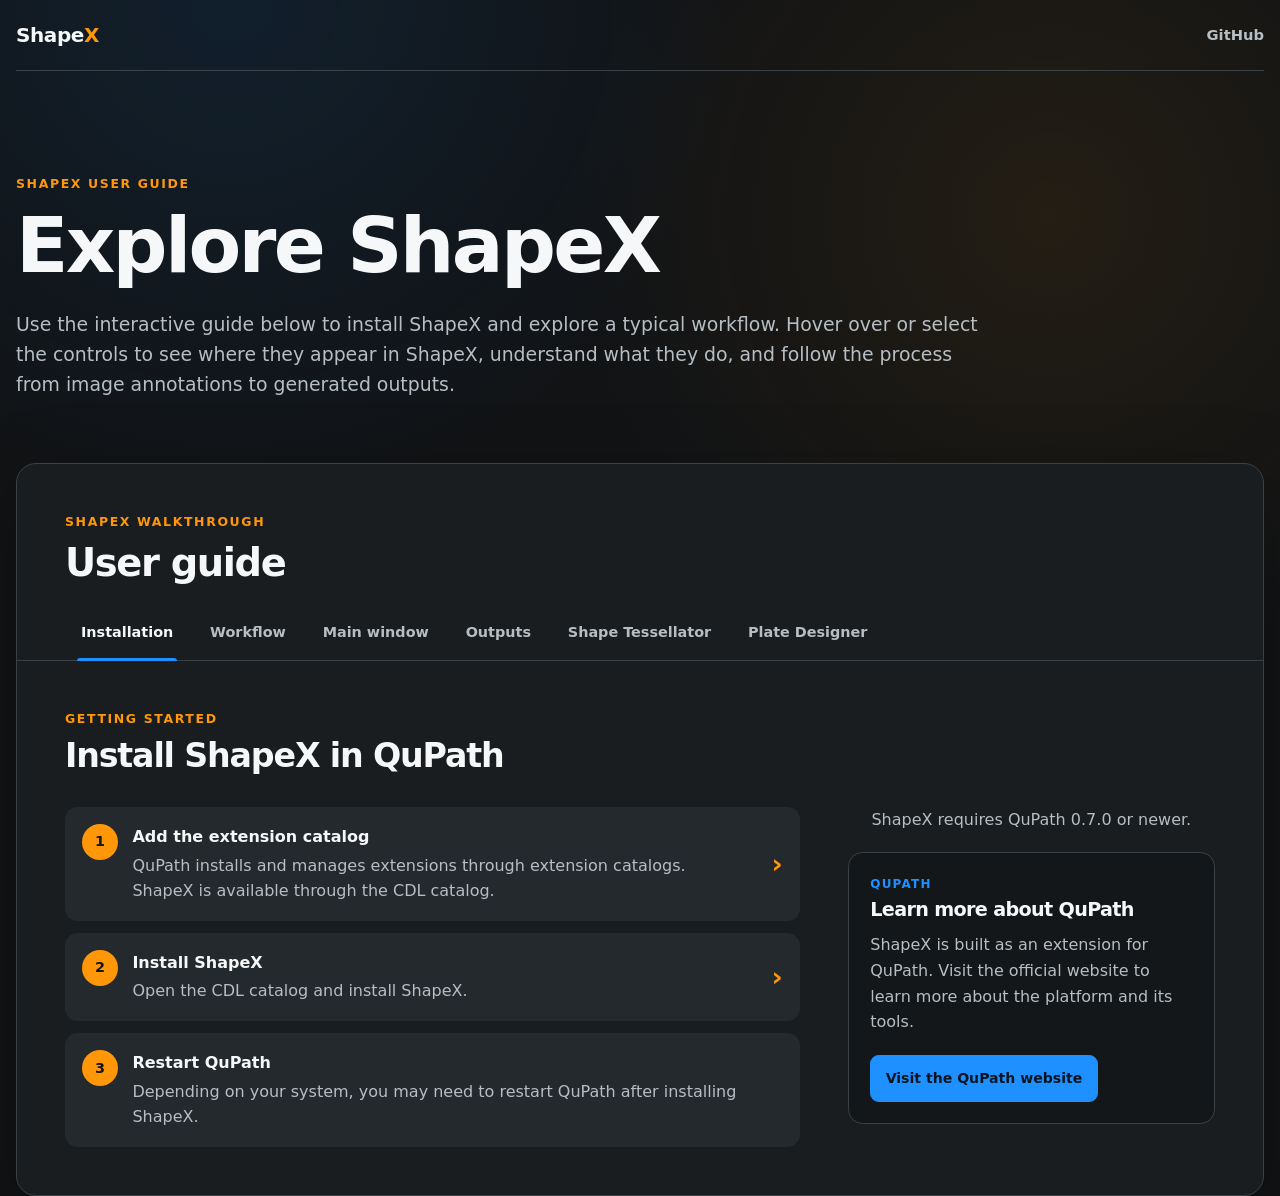
<file: docs/index.html>
<!doctype html>
<html lang="en">
<head>
  <meta charset="utf-8">
  <meta name="viewport" content="width=device-width, initial-scale=1">
  <meta
    http-equiv="refresh"
    content="0; url=assets/guides/code/user_guide.html"
  >
  <title>Opening the ShapeX User Guide</title>
  <script>
    const guideUrl = new URL("assets/guides/code/user_guide.html", window.location.href);
    guideUrl.search = window.location.search;
    guideUrl.hash = window.location.hash;
    window.location.replace(guideUrl);
  </script>
</head>
<body>
  <p>
    Opening the
    <a href="assets/guides/code/user_guide.html">ShapeX User Guide</a>…
  </p>
</body>
</html>
</file>
<file: docs/assets/guides/code/interactive_guide.css>
@property --instrument-rim-progress {
  syntax: "<angle>";
  inherits: false;
  initial-value: 39deg;
}

:root {
  color-scheme: dark;
  --background: #111315;
  --surface: #1b1f22;
  --surface-raised: #24292d;
  --border: #3b4247;
  --text: #f6f7f8;
  --muted: #b6bec4;
  --primary: #ff9708;
  --primary-soft: rgb(255 151 0 / 16%);
  --secondary: #168cff;
  --content-width: 1320px;
  font-family: Inter, ui-sans-serif, system-ui, -apple-system, BlinkMacSystemFont, "Segoe UI", sans-serif;
}

* {
  box-sizing: border-box;
}

html {
  background: var(--background);
  scroll-behavior: smooth;
}

body {
  min-width: 320px;
  margin: 0;
  color: var(--text);
  background:
    radial-gradient(circle at 18% 0%, rgb(22 140 255 / 10%), transparent 32rem),
    radial-gradient(circle at 82% 18%, rgb(255 151 0 / 8%), transparent 30rem),
    var(--background);
  line-height: 1.6;
}

body.has-open-instrument-guide {
  overflow: hidden;
}

a {
  color: #64b5ff;
}

a:hover {
  color: #a8d7ff;
}

.skip-link {
  position: fixed;
  z-index: 20;
  top: 0.75rem;
  left: 0.75rem;
  padding: 0.65rem 0.9rem;
  color: #111315;
  background: var(--primary);
  border-radius: 0.45rem;
  transform: translateY(-150%);
}

.skip-link:focus {
  transform: translateY(0);
}

.visually-hidden {
  position: absolute;
  width: 1px;
  height: 1px;
  padding: 0;
  overflow: hidden;
  white-space: nowrap;
  border: 0;
  clip: rect(0 0 0 0);
  clip-path: inset(50%);
}

.site-header {
  display: flex;
  align-items: center;
  justify-content: space-between;
  width: min(calc(100% - 2rem), var(--content-width));
  margin: 0 auto;
  padding: 1.2rem 0;
  border-bottom: 1px solid var(--border);
}

.brand {
  color: var(--text);
  font-size: 1.25rem;
  font-weight: 800;
  letter-spacing: -0.02em;
  text-decoration: none;
}

.brand-accent {
  color: #fd9708;
}

.site-header nav {
  display: flex;
  gap: 1rem;
}

.site-header nav a {
  color: var(--muted);
  font-size: 0.92rem;
  font-weight: 650;
  text-decoration: none;
}

.site-header nav a:hover,
.site-header nav a:focus-visible {
  color: var(--text);
}

main {
  width: min(calc(100% - 2rem), var(--content-width));
  margin: 0 auto;
}

.hero {
  max-width: 1040px;
  padding: clamp(3.5rem, 8vw, 7rem) 0 clamp(2.5rem, 5vw, 4.5rem);
}

.eyebrow {
  margin: 0 0 0.55rem;
  color: var(--primary);
  font-size: 0.78rem;
  font-weight: 800;
  letter-spacing: 0.13em;
  text-transform: uppercase;
}

h1,
h2,
h3,
h4 {
  margin: 0;
  line-height: 1.12;
  letter-spacing: -0.035em;
}

h1 {
  max-width: 720px;
  font-size: clamp(2.5rem, 6vw, 5rem);
}

h2 {
  font-size: clamp(1.7rem, 3vw, 2.5rem);
}

h3 {
  font-size: clamp(1.55rem, 2.6vw, 2.15rem);
}

h4 {
  font-size: 1.2rem;
}

.hero-copy {
  max-width: 980px;
  margin: 1.25rem 0 0;
  color: var(--muted);
  font-size: clamp(1rem, 1.7vw, 1.18rem);
}

.interactive-guide {
  scroll-margin-top: 1rem;
  padding: clamp(1.5rem, 4vw, 3rem);
  background: rgb(27 31 34 / 88%);
  border: 1px solid var(--border);
  border-radius: 1.25rem;
  box-shadow: 0 1.5rem 5rem rgb(0 0 0 / 28%);
  backdrop-filter: blur(14px);
}

.guide-intro {
  margin-bottom: 1.5rem;
}

.guide-tabs {
  display: flex;
  flex-wrap: wrap;
  gap: 0.3rem;
  margin: 0 calc(clamp(1.5rem, 4vw, 3rem) * -1);
  padding: 0 clamp(1.5rem, 4vw, 3rem);
  border-bottom: 1px solid var(--border);
}

.guide-tab {
  position: relative;
  flex: 0 0 auto;
  padding: 0.8rem 1rem 1rem;
  color: var(--muted);
  font: inherit;
  font-size: 0.9rem;
  font-weight: 720;
  white-space: nowrap;
  background: transparent;
  border: 0;
  cursor: pointer;
}

.guide-tab::after {
  position: absolute;
  right: 0.75rem;
  bottom: -1px;
  left: 0.75rem;
  height: 3px;
  background: #fd9708;
  border-radius: 999px 999px 0 0;
  content: "";
  opacity: 0;
  transform: scaleX(0.65);
  transition: opacity 140ms ease, transform 140ms ease;
}

#tab-installation::after,
#tab-workflow::after {
  background: #1e90ff;
}

.guide-tab:hover {
  color: var(--text);
}

.guide-tab[aria-selected="true"] {
  color: var(--text);
}

.guide-tab[aria-selected="true"]::after {
  opacity: 1;
  transform: scaleX(1);
}

.guide-tab:focus-visible,
.tab-panel:focus-visible {
  outline: 3px solid rgb(22 140 255 / 70%);
  outline-offset: -3px;
}

.tab-panel {
  padding-top: clamp(1.75rem, 4vw, 3rem);
}

.tab-panel[hidden] {
  display: none;
}

.panel-heading {
  display: flex;
  align-items: end;
  justify-content: space-between;
  gap: 2rem;
  margin-bottom: 2rem;
}

.panel-heading > p {
  max-width: 320px;
  margin: 0;
  color: var(--muted);
  text-align: right;
}

.installation-layout {
  display: grid;
  grid-template-columns: minmax(0, 1.4fr) minmax(260px, 0.7fr);
  gap: clamp(1.5rem, 4vw, 3rem);
  align-items: start;
}

.installation-steps {
  display: grid;
  gap: 0.75rem;
  margin: 0;
  padding: 0;
  list-style: none;
}

.installation-steps[hidden] {
  display: none;
}

.installation-steps > li {
  display: grid;
  grid-template-columns: 2.25rem 1fr;
  gap: 0.9rem;
  padding: 1rem;
  background: var(--surface-raised);
  border: 1px solid transparent;
  border-radius: 0.8rem;
}

.installation-steps > .installation-step-with-detail {
  display: block;
  padding: 0;
  background: transparent;
  border: 0;
}

.installation-steps strong {
  display: block;
  margin-bottom: 0.2rem;
}

.installation-steps p,
.installation-card p,
.placeholder-panel > p,
.panel-followup p,
.panel-followup li {
  color: var(--muted);
}

.installation-steps p,
.installation-card p {
  margin: 0;
}

.step-number {
  display: grid;
  width: 2.25rem;
  height: 2.25rem;
  place-items: center;
  color: #151515;
  background: var(--primary);
  border-radius: 50%;
  font-size: 0.9rem;
  font-weight: 850;
}

.installation-card {
  padding: 1.35rem;
  background: rgb(17 19 21 / 55%);
  border: 1px solid var(--border);
  border-radius: 0.9rem;
}

.installation-card[hidden] {
  display: none;
}

.installation-card .card-label {
  margin-bottom: 0.3rem;
  color: #1e90ff;
  font-size: 0.75rem;
  font-weight: 800;
  letter-spacing: 0.1em;
  text-transform: uppercase;
}

.installation-card h4 + p {
  margin-top: 0.75rem;
}

.installation-card-links {
  display: flex;
  flex-wrap: wrap;
  gap: 0.65rem;
  margin-top: 1.25rem;
}

.qupath-link {
  display: inline-flex;
  align-items: center;
  padding: 0.7rem 0.9rem;
  color: #071521;
  background: #1e90ff;
  border: 1px solid #1e90ff;
  border-radius: 0.55rem;
  font-size: 0.88rem;
  font-weight: 800;
  text-decoration: none;
}

.qupath-link:hover,
.qupath-link:focus-visible {
  color: #071521;
  background: #4aa8ff;
}

.installation-detail-trigger {
  display: grid;
  grid-template-columns: 2.25rem minmax(0, 1fr) auto;
  gap: 0.9rem;
  align-items: start;
  width: 100%;
  padding: 1rem;
  color: var(--text);
  background: var(--surface-raised);
  border: 1px solid transparent;
  border-radius: 0.8rem;
  font: inherit;
  text-align: left;
  cursor: pointer;
  transition: background 140ms ease, border-color 140ms ease;
}

.installation-detail-trigger:hover,
.installation-detail-trigger:focus-visible {
  background: #2d3236;
  border-color: var(--primary);
}

.installation-detail-trigger:focus-visible {
  outline: 2px solid var(--primary);
  outline-offset: 2px;
}

.installation-step-copy strong,
.installation-step-copy > span {
  display: block;
}

.installation-step-copy > span {
  color: var(--muted);
}

.installation-detail-indicator {
  align-self: center;
  color: var(--primary);
  font-size: 1.7rem;
  font-weight: 800;
  line-height: 1;
}

.installation-layout.is-catalog-detail {
  grid-template-columns: minmax(280px, 0.75fr) minmax(0, 1.4fr);
}

.installation-catalog-column {
  display: grid;
  gap: 1.25rem;
}

.installation-requirement {
  margin: 0;
  color: var(--muted);
  text-align: center;
}

.installation-requirement[hidden] {
  display: none;
}

.installation-detail[hidden],
.installation-preview[hidden] {
  display: none;
}

.installation-detail {
  display: grid;
  gap: 1rem;
}

.installation-detail-steps {
  display: grid;
  gap: 0.75rem;
  margin: 0;
  padding: 0;
  list-style: none;
}

.installation-detail-card {
  display: grid;
  grid-template-columns: 2.25rem minmax(0, 1fr);
  gap: 0.9rem;
  width: 100%;
  padding: 1rem;
  color: var(--text);
  background: var(--surface-raised);
  border: 1px solid transparent;
  border-radius: 0.8rem;
  font: inherit;
  text-align: left;
  cursor: pointer;
  transition: background 140ms ease, border-color 140ms ease;
}

.installation-detail-card:hover,
.installation-detail-card:focus-visible,
.installation-detail-card.is-active {
  background: #2d3236;
  border-color: var(--primary);
}

.installation-detail-card:focus-visible {
  outline: 2px solid var(--primary);
  outline-offset: 2px;
}

.installation-detail-card strong,
.installation-detail-card > span:last-child > span {
  display: block;
}

.installation-detail-card strong {
  margin-bottom: 0.2rem;
}

.installation-detail-card > span:last-child > span {
  color: var(--muted);
  font-size: 0.9rem;
  line-height: 1.5;
}

.installation-preview {
  margin: 0;
}

.installation-preview-stage {
  position: relative;
}

.installation-preview img {
  display: block;
  width: 100%;
  height: auto;
}

.installation-image-highlight {
  position: absolute;
  display: none;
  background: rgb(253 151 8 / 16%);
  border: 1px solid #fd9708;
  border-radius: 0.35rem;
  box-shadow: 0 0 0.8rem rgb(253 151 8 / 52%);
  pointer-events: none;
}

.installation-image-highlight.is-active {
  display: block;
}

.installation-manager-highlight {
  top: 85.8%;
  left: 49.1%;
  width: 47%;
  height: 5.4%;
}

.installation-catalog-highlight {
  top: 79.2%;
  left: 3.9%;
  width: 92.3%;
  height: 9.6%;
}

.installation-shapex-select-highlight {
  top: 78.1%;
  left: 85.5%;
  width: 3.9%;
  height: 5.7%;
}

.installation-shapex-install-highlight {
  top: 77.8%;
  left: 46.1%;
  width: 8.3%;
  height: 7.4%;
}

.workflow-panel {
  padding-bottom: clamp(1rem, 3vw, 2.5rem);
}

.workflow-hero {
  position: relative;
  isolation: isolate;
  min-height: 24rem;
  padding: clamp(2rem, 5vw, 4.5rem);
  overflow: hidden;
  background:
    linear-gradient(120deg, rgb(17 19 21 / 20%), rgb(17 19 21 / 78%)),
    radial-gradient(circle at 88% 18%, rgb(253 151 8 / 28%), transparent 18rem),
    radial-gradient(circle at 18% 100%, rgb(30 144 255 / 27%), transparent 26rem),
    #20252a;
  border: 1px solid #46515a;
  border-radius: 1rem;
  box-shadow: inset 0 1px 0 rgb(255 255 255 / 4%);
}

.workflow-hero::after {
  position: absolute;
  z-index: -1;
  right: clamp(-7rem, -5vw, -3rem);
  bottom: clamp(-9rem, -8vw, -5rem);
  width: clamp(17rem, 32vw, 27rem);
  aspect-ratio: 1;
  border: 1px solid rgb(30 144 255 / 36%);
  border-radius: 38% 62% 63% 37% / 44% 38% 62% 56%;
  box-shadow:
    0 0 0 2.2rem rgb(30 144 255 / 4%),
    0 0 0 4.4rem rgb(253 151 8 / 3%);
  content: "";
  transform: rotate(-12deg);
}

.workflow-hero h3 {
  max-width: 830px;
  font-size: clamp(2rem, 4.5vw, 4rem);
}

.workflow-lead {
  max-width: 820px;
  margin: 1.5rem 0 0;
  color: #d6dce0;
  font-size: clamp(1.03rem, 1.7vw, 1.22rem);
  line-height: 1.75;
}

.workflow-introduction {
  display: grid;
  grid-template-columns: minmax(0, 1.55fr) minmax(280px, 0.75fr);
  gap: clamp(1.5rem, 4vw, 3.5rem);
  align-items: start;
  margin-top: clamp(2.5rem, 6vw, 5rem);
}

.workflow-label {
  margin: 0 0 0.45rem;
  color: #69b9ff;
  font-size: 0.74rem;
  font-weight: 850;
  letter-spacing: 0.12em;
  text-transform: uppercase;
}

.workflow-copy h4,
.workflow-callout h4,
.workflow-step h4,
.workflow-section-heading h4 {
  font-size: clamp(1.25rem, 2vw, 1.65rem);
}

.workflow-copy > p:not(.workflow-label),
.workflow-callout > p:not(.workflow-label),
.instrument-card-description {
  color: var(--muted);
}

.workflow-copy > p:not(.workflow-label) {
  max-width: 780px;
  margin: 1.15rem 0 0;
}

.workflow-callout {
  position: relative;
  padding: 1.6rem;
  background:
    linear-gradient(145deg, rgb(30 144 255 / 12%), transparent 65%),
    rgb(17 19 21 / 58%);
  border: 1px solid #3d6383;
  border-radius: 0.9rem;
}

.workflow-callout > p:last-child {
  margin: 1rem 0 0;
}

.workflow-path,
.instrument-specifics {
  margin-top: clamp(3.5rem, 7vw, 6rem);
}

.workflow-section-heading {
  max-width: 680px;
  margin-bottom: 1.5rem;
}

.workflow-placeholder {
  margin: 0;
  color: var(--muted);
  line-height: 1.65;
}

.workflow-step-list {
  margin: 1.5rem 0 0;
  padding: 0;
  list-style: none;
  counter-reset: workflow-step;
}

.workflow-step {
  position: relative;
  display: grid;
  grid-template-columns: 3rem minmax(0, 1fr);
  gap: 1.15rem;
  align-items: start;
  counter-increment: workflow-step;
}

.workflow-step + .workflow-step {
  margin-top: 1.5rem;
}

.workflow-step::before {
  position: relative;
  z-index: 1;
  display: grid;
  width: 2.55rem;
  aspect-ratio: 1;
  place-items: center;
  color: #f6f7f8;
  background: var(--secondary);
  border-radius: 50%;
  box-shadow: 0 0 0 0.35rem rgb(22 140 255 / 12%);
  content: counter(workflow-step);
  font-size: 0.72rem;
  font-weight: 850;
  letter-spacing: 0.06em;
}

.workflow-step:not(:last-child)::after {
  position: absolute;
  top: 3rem;
  bottom: -1.5rem;
  left: 1.25rem;
  width: 1px;
  background: var(--secondary);
  content: "";
}

.workflow-step h4 {
  margin: 0.2rem 0 0;
}

.workflow-step .workflow-placeholder {
  margin-top: 0.65rem;
}

.workflow-step .workflow-placeholder + .workflow-placeholder {
  margin-top: 1.35rem;
}

.workflow-section-link {
  color: var(--secondary);
}

.workflow-guide-link {
  display: inline;
  margin: 0;
  padding: 0;
  color: var(--secondary);
  background: transparent;
  border: 0;
  border-radius: 0.15rem;
  font: inherit;
  line-height: inherit;
  cursor: pointer;
}

.workflow-guide-link:hover {
  color: #64b5ff;
  text-decoration: underline;
}

.workflow-guide-link:focus-visible {
  outline: 2px solid var(--secondary);
  outline-offset: 0.18rem;
}

a.workflow-section-link {
  text-decoration: none;
}

a.workflow-section-link:hover {
  color: #64b5ff;
  text-decoration: underline;
}

.workflow-tab-link {
  color: var(--primary);
  text-decoration: none;
}

.workflow-geometry-link {
  font-weight: 800;
}

.workflow-tab-link:hover {
  color: #ffb34d;
  text-decoration: underline;
}

.workflow-tab-link:focus-visible {
  outline: 2px solid var(--primary);
  outline-offset: 0.18rem;
  border-radius: 0.15rem;
}

.workflow-output-diagram {
  width: 100%;
  margin: 1.5rem 0 0;
  overflow: hidden;
  border-radius: 1rem;
}

.workflow-output-diagram img {
  display: block;
  width: 100%;
  height: auto;
}

.instrument-specifics {
  scroll-margin-top: 1rem;
}

.instrument-card-scroller {
  display: grid;
  grid-auto-columns: minmax(19rem, 29rem);
  grid-auto-flow: column;
  gap: 1rem;
  margin-top: 1.5rem;
  padding: 0 0 0.9rem;
  overflow-x: auto;
  overscroll-behavior-inline: contain;
  scrollbar-color: var(--primary) #202529;
  scrollbar-width: thin;
}

.instrument-card-scroller::-webkit-scrollbar {
  height: 0.55rem;
}

.instrument-card-scroller::-webkit-scrollbar-track {
  background: #202529;
  border-radius: 999px;
}

.instrument-card-scroller::-webkit-scrollbar-thumb {
  background: var(--primary);
  border-radius: 999px;
}

.instrument-card-scroller:focus-visible {
  outline: 2px solid var(--primary);
  outline-offset: 0.4rem;
  border-radius: 0.2rem;
}

.instrument-card {
  --instrument-rim-color: #6c747a;
  --instrument-rim-base: #46515a;

  position: relative;
  display: flex;
  flex-direction: column;
  width: 100%;
  min-height: 16rem;
  padding: 1.4rem;
  color: var(--text);
  background: rgb(17 19 21 / 46%);
  border: 1px solid transparent;
  border-radius: 0.8rem;
  font: inherit;
  text-align: left;
  cursor: pointer;
  appearance: none;
  transition: background 140ms ease, box-shadow 140ms ease;
}

.instrument-card::before {
  --instrument-rim-progress: 39deg;

  position: absolute;
  inset: 0;
  padding: 2px;
  background: conic-gradient(
    from 0deg,
    var(--instrument-rim-color) 0deg var(--instrument-rim-progress),
    var(--instrument-rim-base) var(--instrument-rim-progress) calc(360deg - var(--instrument-rim-progress)),
    var(--instrument-rim-color) calc(360deg - var(--instrument-rim-progress)) 360deg
  );
  border-radius: inherit;
  content: "";
  mask:
    linear-gradient(#000 0 0) content-box,
    linear-gradient(#000 0 0);
  mask-composite: exclude;
  pointer-events: none;
  transition: --instrument-rim-progress 300ms linear;
  -webkit-mask:
    linear-gradient(#000 0 0) content-box,
    linear-gradient(#000 0 0);
  -webkit-mask-composite: xor;
}

.instrument-card:hover {
  background: rgb(36 41 45 / 72%);
  box-shadow: 0 0.8rem 2rem rgb(0 0 0 / 20%);
}

.instrument-card:hover::before,
.instrument-card:focus-visible::before {
  --instrument-rim-progress: 180deg;
}

.instrument-card:focus-visible {
  outline: 3px solid rgb(253 151 8 / 65%);
  outline-offset: -3px;
}

.instrument-card.is-supported {
  --instrument-rim-color: var(--primary);
}

.instrument-card-heading {
  display: grid;
  grid-template-columns: minmax(0, 1fr) auto;
  gap: 0.75rem;
  align-items: start;
  margin-bottom: 1.2rem;
}

.instrument-card .instrument-type {
  max-width: 8rem;
  margin: 0;
  color: var(--muted);
  font-size: 0.7rem;
  font-weight: 800;
  letter-spacing: 0.09em;
  text-transform: uppercase;
}

.instrument-card.is-supported .instrument-type {
  color: var(--primary);
}

.instrument-status {
  padding: 0.2rem 0.45rem;
  color: var(--muted);
  border: 1px solid #596168;
  border-radius: 999px;
  font-size: 0.66rem;
  font-weight: 800;
  line-height: 1.3;
}

.instrument-card.is-supported .instrument-status {
  color: var(--primary);
  border-color: rgb(253 151 8 / 55%);
}

.instrument-card-title {
  display: block;
  font-size: 1.15rem;
  font-weight: 800;
}

.instrument-card-description {
  display: block;
  margin: 0.7rem 0 0;
  font-size: 0.9rem;
}

.instrument-card-action {
  display: flex;
  gap: 0.4rem;
  align-items: center;
  margin-top: auto;
  padding-top: 1.2rem;
  color: var(--muted);
  font-size: 0.76rem;
  font-weight: 800;
}

.instrument-card.is-supported .instrument-card-action {
  color: var(--primary);
}

.instrument-card.is-supported.accent-blue {
  --instrument-rim-color: var(--secondary);
}

.instrument-card.is-supported.accent-blue .instrument-type,
.instrument-card.is-supported.accent-blue .instrument-status,
.instrument-card.is-supported.accent-blue .instrument-card-action {
  color: var(--secondary);
}

.instrument-card.is-supported.accent-blue .instrument-status {
  border-color: rgb(22 140 255 / 60%);
}

.instrument-card.is-supported.accent-blue:focus-visible {
  outline-color: rgb(22 140 255 / 65%);
}

.instrument-guide-modal {
  --instrument-guide-accent: var(--primary);
  --instrument-guide-accent-border: rgb(253 151 8 / 55%);
  --instrument-guide-accent-soft: rgb(253 151 8 / 7%);

  position: fixed;
  z-index: 1000;
  inset: 0;
  display: grid;
  padding: clamp(1rem, 4vw, 3rem);
  overflow-y: auto;
  place-items: center;
}

.instrument-guide-modal.accent-blue {
  --instrument-guide-accent: var(--secondary);
  --instrument-guide-accent-border: rgb(22 140 255 / 60%);
  --instrument-guide-accent-soft: rgb(22 140 255 / 8%);
}

.instrument-guide-modal.accent-grey {
  --instrument-guide-accent: #9da7ad;
  --instrument-guide-accent-border: rgb(157 167 173 / 55%);
  --instrument-guide-accent-soft: rgb(157 167 173 / 8%);
}

.instrument-guide-modal[hidden] {
  display: none;
}

.instrument-guide-backdrop {
  position: fixed;
  inset: 0;
  background: rgb(4 6 8 / 78%);
  backdrop-filter: blur(5px);
}

.instrument-guide-window {
  position: relative;
  z-index: 1;
  display: grid;
  grid-template-rows: auto minmax(0, 1fr);
  width: min(100%, 52rem);
  max-height: calc(100vh - clamp(2rem, 8vw, 6rem));
  overflow: hidden;
  background: #191d20;
  border: 1px solid #535d64;
  border-radius: 1rem;
  box-shadow: 0 2rem 6rem rgb(0 0 0 / 55%);
}

.instrument-guide-modal.has-calibration-guide .instrument-guide-window {
  width: min(100%, 76rem);
}

.instrument-guide-header {
  z-index: 1;
  display: flex;
  gap: 1.5rem;
  align-items: start;
  justify-content: space-between;
  padding: clamp(1.25rem, 3vw, 2rem);
  background: rgb(25 29 32 / 96%);
  border-bottom: 1px solid var(--border);
  backdrop-filter: blur(10px);
}

.instrument-guide-type {
  margin: 0 0 0.35rem;
  color: var(--instrument-guide-accent);
  font-size: 0.72rem;
  font-weight: 850;
  letter-spacing: 0.1em;
  text-transform: uppercase;
}

.instrument-guide-title-row {
  display: flex;
  flex-wrap: wrap;
  gap: 0.75rem;
  align-items: center;
}

.instrument-guide-title-row h3 {
  font-size: clamp(1.55rem, 3vw, 2.1rem);
}

.instrument-guide-status {
  padding: 0.2rem 0.5rem;
  color: var(--instrument-guide-accent);
  border: 1px solid var(--instrument-guide-accent-border);
  border-radius: 999px;
  font-size: 0.68rem;
  font-weight: 800;
}

.instrument-guide-close {
  display: grid;
  flex: 0 0 auto;
  width: 2.25rem;
  height: 2.25rem;
  padding: 0;
  place-items: center;
  color: var(--text);
  background: #252b2f;
  border: 1px solid var(--border);
  border-radius: 50%;
  font: inherit;
  font-size: 1.35rem;
  line-height: 1;
  cursor: pointer;
}

.instrument-guide-close:hover,
.instrument-guide-close:focus-visible {
  color: #151515;
  background: var(--instrument-guide-accent);
  border-color: var(--instrument-guide-accent);
}

.instrument-guide-close:focus-visible {
  outline: 3px solid var(--instrument-guide-accent-border);
  outline-offset: 2px;
}

.instrument-guide-body {
  min-height: 0;
  padding: clamp(1.25rem, 3vw, 2rem);
  overflow-y: auto;
  scrollbar-color: var(--instrument-guide-accent) #202529;
  scrollbar-gutter: stable;
  scrollbar-width: thin;
}

.instrument-guide-body::-webkit-scrollbar {
  width: 0.65rem;
}

.instrument-guide-body::-webkit-scrollbar-track {
  background: #202529;
}

.instrument-guide-body::-webkit-scrollbar-thumb {
  background: var(--instrument-guide-accent);
  border: 2px solid #202529;
  border-radius: 999px;
}

.instrument-guide-introduction {
  max-width: 46rem;
  margin: 0;
  color: #d6dce0;
  font-size: 1.02rem;
}

.instrument-guide-file {
  margin-top: 1.5rem;
  padding: 1rem 1.1rem;
  background: #111416;
  border: 1px solid #3f484e;
  border-radius: 0.7rem;
}

.instrument-guide-file[hidden],
.instrument-guide-details[hidden],
.instrument-guide-section[hidden],
.instrument-guide-unavailable[hidden] {
  display: none;
}

.instrument-guide-file p {
  margin: 0 0 0.35rem;
  color: var(--instrument-guide-accent);
  font-size: 0.7rem;
  font-weight: 850;
  letter-spacing: 0.09em;
  text-transform: uppercase;
}

.instrument-guide-file code {
  overflow-wrap: anywhere;
  color: var(--text);
}

.instrument-guide-details {
  margin-top: 1.8rem;
}

.instrument-guide-details > div {
  display: grid;
  gap: 1.35rem;
}

.instrument-guide-detail h4 {
  margin-bottom: 0.65rem;
  font-size: 1.12rem;
}

.instrument-guide-detail p,
.instrument-guide-detail ul {
  margin: 0;
  color: var(--muted);
}

.instrument-guide-detail ul {
  display: grid;
  gap: 0.55rem;
  padding-left: 1.2rem;
}

.instrument-guide-detail li::marker {
  color: var(--instrument-guide-accent);
}

.instrument-guide-detail strong {
  color: var(--text);
}

.instrument-guide-detail pre {
  overflow-x: auto;
  margin: 0;
  padding: 1rem 1.1rem;
  color: var(--text);
  background: #111416;
  border: 1px solid #3f484e;
  border-radius: 0.7rem;
}

.instrument-guide-section {
  margin-top: 1.8rem;
}

.instrument-guide-section h4 {
  font-size: 1.12rem;
}

.instrument-guide-section ol,
.instrument-guide-section ul {
  display: grid;
  gap: 0.65rem;
  margin: 0.9rem 0 0;
  padding-left: 1.35rem;
  color: var(--muted);
}

.instrument-guide-section li::marker {
  color: var(--instrument-guide-accent);
  font-weight: 800;
}

.calibration-guide-instruction {
  margin: 0 0 0.85rem;
  color: var(--muted);
}

.calibration-guide-instruction[hidden] {
  display: none;
}

.calibration-guide-stage {
  position: relative;
  overflow: hidden;
  background: #0d0f10;
  border: 1px solid #3f484e;
  border-radius: 0.8rem;
}

.calibration-guide-stage img {
  display: block;
  width: 100%;
  height: auto;
}

.calibration-guide-point {
  position: absolute;
  width: clamp(1.15rem, 2.4vw, 1.7rem);
  aspect-ratio: 1;
  padding: 0;
  background: rgb(22 140 255 / 18%);
  border: 2px solid var(--secondary);
  border-radius: 50%;
  box-shadow: 0 0 0.85rem rgb(22 140 255 / 80%);
  cursor: pointer;
  transform: translate(-50%, -50%);
  transition: background 140ms ease, box-shadow 140ms ease, transform 140ms ease;
}

.calibration-guide-point-1 {
  top: 37.72%;
  left: 43.86%;
}

.calibration-guide-point-2 {
  top: 31.5%;
  left: 77.87%;
}

.calibration-guide-point-3 {
  top: 85.54%;
  left: 57.55%;
}

.calibration-guide-point:hover,
.calibration-guide-point:focus-visible {
  background: rgb(22 140 255 / 34%);
  box-shadow: 0 0 1.15rem rgb(22 140 255 / 95%);
  outline: none;
  transform: translate(-50%, -50%) scale(1.1);
}

.calibration-guide-point[hidden] {
  display: none;
}

.calibration-guide-overview {
  display: flex;
  gap: 0.45rem;
  width: max-content;
  align-items: center;
  margin: 0 0 0.85rem auto;
  padding: 0.55rem 0.75rem;
  color: var(--secondary);
  background: rgb(22 140 255 / 8%);
  border: 1px solid rgb(22 140 255 / 55%);
  border-radius: 0.55rem;
  font: inherit;
  font-size: 0.82rem;
  font-weight: 800;
  cursor: pointer;
}

.calibration-guide-overview:hover,
.calibration-guide-overview:focus-visible {
  color: #f6f7f8;
  background: rgb(22 140 255 / 22%);
  border-color: var(--secondary);
}

.calibration-guide-overview:focus-visible {
  outline: 2px solid rgb(22 140 255 / 70%);
  outline-offset: 2px;
}

.calibration-guide-overview[hidden] {
  display: none;
}

.instrument-guide-unavailable {
  margin-top: 1.5rem;
  padding: 1rem 1.1rem;
  color: var(--muted);
  background: var(--instrument-guide-accent-soft);
  border: 1px solid var(--instrument-guide-accent-border);
  border-radius: 0.7rem;
}

.instrument-guide-unavailable a {
  color: var(--instrument-guide-accent);
  font-weight: 750;
}

.workflow-limitations {
  display: grid;
  grid-template-columns: 2.75rem minmax(0, 1fr);
  gap: 1.1rem;
  margin: 1.5rem 0 0;
  padding: clamp(1.5rem, 3vw, 2.4rem);
  background: rgb(253 151 8 / 7%);
  border: 1px solid rgb(253 151 8 / 34%);
  border-radius: 0.9rem;
  scroll-margin-top: 1rem;
}

.workflow-limitations .workflow-label {
  color: var(--primary);
}

.workflow-limitation-mark {
  display: grid;
  width: 2.75rem;
  height: 2.75rem;
  place-items: center;
  color: #151515;
  background: var(--primary);
  border-radius: 50%;
  font-size: 1.15rem;
  font-weight: 900;
}

.workflow-limitations h4 {
  font-size: clamp(1.2rem, 2vw, 1.5rem);
}

.workflow-limitations p:not(.workflow-label) {
  max-width: 900px;
  margin: 0.9rem 0 0;
  color: var(--muted);
}

.section-heading {
  display: flex;
  align-items: end;
  justify-content: space-between;
  gap: 2rem;
  margin-bottom: 0.75rem;
}

.guide-layout {
  display: grid;
  grid-template-columns: minmax(0, 1.55fr) minmax(300px, 0.75fr);
  gap: clamp(1.5rem, 3vw, 3rem);
  align-items: start;
}

.screenshot-panel {
  position: sticky;
  top: 1rem;
  margin: 0;
}

.main-window-layout.is-run-detail .screenshot-panel {
  width: min(100%, 34rem);
  justify-self: center;
}

.screenshot-stage {
  position: relative;
  overflow: hidden;
  background: transparent;
}

.screenshot-stage img {
  display: block;
  width: 100%;
  height: auto;
}

.screenshot-panel figcaption {
  margin-top: 0.75rem;
  color: var(--muted);
  font-size: 0.82rem;
}

.hotspot {
  position: absolute;
  z-index: 2;
  border: 1px solid var(--primary);
  border-radius: 0.32rem;
  background: var(--primary-soft);
  box-shadow: 0 0 1rem rgb(255 151 0 / 46%);
  cursor: pointer;
  opacity: 0;
  pointer-events: auto;
  transition: opacity 140ms ease;
}

.hotspot.is-active {
  opacity: 1;
}

.hotspot-1 { top: 19.87%; left: 3.92%; width: 2.82%; height: 10.42%; }
.hotspot-2 { top: 19.87%; left: 7.19%; width: 2.91%; height: 10.42%; }
.hotspot-3 { top: 19.87%; left: 93.25%; width: 2.91%; height: 10.42%; }
.hotspot-4 { top: 26.06%; left: 41.8%; width: 16.39%; height: 11.4%; border-radius: 0.45rem; }
.hotspot-5 { top: 38.11%; left: 24.68%; width: 50.27%; height: 10.1%; }
.hotspot-6 { top: 62.87%; left: 3.1%; width: 93.81%; height: 8.14%; border-radius: 0.2rem; }
.hotspot-7 { top: 70.68%; left: 3.1%; width: 93.81%; height: 8.14%; border-radius: 0.2rem; }
.hotspot-8 { top: 78.5%; left: 3.1%; width: 93.81%; height: 8.14%; border-radius: 0.2rem; }

.main-theme-hotspot-1 { top: 16.18%; left: 6.12%; width: 36.85%; height: 70.88%; border-radius: 0.2rem; }
.main-theme-hotspot-2 { top: 15.88%; left: 44.34%; width: 3.98%; height: 71.47%; border-radius: 0.2rem; }
.main-theme-hotspot-3 { top: 16.18%; left: 50.61%; width: 43.27%; height: 11.76%; }
.main-theme-hotspot-4 { top: 32.35%; left: 50.61%; width: 43.43%; height: 34.41%; }
.main-theme-hotspot-5 { top: 68.53%; left: 51.68%; width: 39.6%; height: 8.53%; }
.main-theme-hotspot-6 { top: 80%; left: 51.99%; width: 25.84%; height: 7.94%; }
.main-theme-hotspot-7 { top: 80.59%; left: 80.28%; width: 7.65%; height: 7.06%; }
.main-theme-hotspot-8 { top: 80%; left: 88.53%; width: 5.66%; height: 7.94%; }
.main-run-attention-text-hotspot { top: 7.07%; left: 5.78%; width: 88.44%; height: 35%; border-radius: 0.55rem; }
.main-run-merge-fill-hotspot { top: 42.3%; left: 8.2%; width: 43.5%; height: 7.1%; border-radius: 0.35rem; }
.main-run-skip-hotspot { top: 49.2%; left: 8.2%; width: 43.5%; height: 7.1%; border-radius: 0.35rem; }
.main-run-manual-hotspot { top: 56.3%; left: 8.2%; width: 43.5%; height: 7.1%; border-radius: 0.35rem; }
.main-run-add-fixes-hotspot { top: 67.1%; left: 8.2%; width: 43.5%; height: 8%; border-radius: 0.35rem; }
.main-run-continue-hotspot { top: 78.5%; left: 79.9%; width: 12.8%; height: 7.9%; border-radius: 0.4rem; }
.main-run-manual-list-hotspot { top: 15.1%; left: 4.7%; width: 26%; height: 72%; border-radius: 0.45rem; }
.main-run-manual-preview-hotspot { top: 15.1%; left: 31.2%; width: 64.1%; height: 66.2%; border-radius: 0.45rem; }
.main-run-manual-annotation-1-hotspot { top: 20.1%; left: 5.9%; z-index: 3; width: 23.7%; height: 4.5%; border-radius: 0.2rem; }
.main-run-manual-annotation-2-hotspot { top: 24.5%; left: 5.9%; z-index: 3; width: 23.7%; height: 4.5%; border-radius: 0.2rem; }
.main-run-manual-combined-repair-hotspot { top: 82.9%; left: 31.5%; width: 20.9%; height: 4.2%; border-radius: 0.35rem; }
.main-run-manual-combined-skip-hotspot { top: 82.9%; left: 53.1%; width: 12.3%; height: 4.2%; border-radius: 0.35rem; }
.main-run-manual-components-merge-hotspot { top: 82.9%; left: 31.5%; width: 15.7%; height: 4.2%; border-radius: 0.35rem; }
.main-run-manual-components-keep-hotspot { top: 82.9%; left: 47.9%; width: 15%; height: 4.2%; border-radius: 0.35rem; }
.main-run-manual-components-skip-hotspot { top: 82.9%; left: 63.5%; width: 12.4%; height: 4.2%; border-radius: 0.35rem; }
.main-run-manual-show-image-hotspot { top: 83.8%; left: 85.8%; width: 9.4%; height: 3%; border-radius: 0.25rem; }
.main-run-manual-dialog-continue-hotspot { top: 89%; left: 88.4%; width: 6.9%; height: 3.6%; border-radius: 0.3rem; }
.main-run-completed-text-hotspot { top: 9.96%; left: 7.28%; width: 85.45%; height: 42.9%; border-radius: 0.45rem; }
.main-run-completed-add-fixes-hotspot { top: 54.8%; left: 21.2%; width: 41.8%; height: 8.2%; border-radius: 0.3rem; }
.main-run-completed-review-hotspot { top: 70.1%; left: 8.9%; width: 32.4%; height: 10.8%; border-radius: 0.35rem; }
.main-run-completed-ok-hotspot { top: 69.7%; left: 58.6%; width: 32.5%; height: 11.5%; border-radius: 0.35rem; }
.main-run-automatic-list-hotspot { top: 15.1%; left: 4.7%; width: 26%; height: 72%; border-radius: 0.45rem; }
.main-run-automatic-preview-hotspot { top: 15.1%; left: 31.2%; width: 64.1%; height: 67.8%; border-radius: 0.45rem; }
.main-run-automatic-filled-legend-hotspot { top: 84.3%; left: 30.9%; width: 6.7%; height: 3.2%; border-radius: 0.3rem; }
.main-run-automatic-filled-preview-hotspot { top: 60.8%; left: 75.4%; z-index: 3; width: 6.4%; height: 2.8%; border-radius: 999px; transform: rotate(-32deg); }
.main-run-automatic-removed-legend-hotspot { top: 84.3%; left: 37.8%; width: 8%; height: 3.2%; border-radius: 0.3rem; }
.main-run-automatic-removed-preview-hotspot { top: 51.7%; left: 84.2%; z-index: 3; width: 1.7%; height: 3.3%; border-radius: 0.25rem; }
.main-run-automatic-show-image-hotspot { top: 84.2%; left: 85.8%; width: 9.5%; height: 3.3%; border-radius: 0.3rem; }
.main-run-automatic-ok-hotspot { top: 88.8%; left: 91.5%; width: 4%; height: 4%; border-radius: 0.3rem; }

.outputs-lmd-overview-hotspot { top: 52.3%; left: 6%; width: 88.1%; height: 5.8%; border-radius: 0.2rem; }
.outputs-lmd-expanded-hotspot { top: 37%; left: 6%; width: 88.1%; height: 33.1%; border-radius: 0.35rem; }
.outputs-plate-overview-hotspot { top: 57.8%; left: 6%; width: 88.1%; height: 5.8%; border-radius: 0.2rem; }
.outputs-plate-expanded-hotspot { top: 40.9%; left: 6%; width: 88.1%; height: 33.1%; border-radius: 0.35rem; }
.outputs-idot-overview-hotspot { top: 63.4%; left: 6%; width: 88.1%; height: 5.8%; border-radius: 0.2rem; }
.outputs-idot-expanded-hotspot { top: 48.8%; left: 6%; width: 88.1%; height: 27.2%; border-radius: 0.35rem; }
.outputs-anndata-hotspot { top: 69.6%; left: 8%; width: 18%; height: 6%; border-radius: 0.25rem; }
.outputs-lmd-from-expanded-hotspot { top: 37%; left: 6%; width: 88.1%; height: 4%; border-radius: 0.2rem; }
.outputs-lmd-from-idot-hotspot { top: 40.3%; left: 6%; width: 88.1%; height: 4.3%; border-radius: 0.2rem; }
.outputs-plate-from-lmd-hotspot { top: 70.1%; left: 6%; width: 88.1%; height: 4%; border-radius: 0.2rem; }
.outputs-plate-from-idot-hotspot { top: 44.6%; left: 6%; width: 88.1%; height: 4.3%; border-radius: 0.2rem; }
.outputs-idot-from-lmd-hotspot,
.outputs-idot-from-plate-hotspot { top: 74%; left: 6%; width: 88.1%; height: 4%; border-radius: 0.2rem; }
.outputs-anndata-from-lmd-hotspot { top: 78.1%; left: 8%; width: 18%; height: 4.4%; border-radius: 0.25rem; }
.outputs-anndata-from-plate-hotspot { top: 78.1%; left: 8%; width: 18%; height: 4.4%; border-radius: 0.25rem; }
.outputs-anndata-from-idot-hotspot { top: 77%; left: 8%; width: 18%; height: 4.6%; border-radius: 0.25rem; }

.outputs-main-overview-hotspot { top: 12.4%; left: 3.1%; width: 93.8%; height: 32.3%; border-radius: 0.35rem; }
.outputs-main-expanded-hotspot { top: 8.8%; left: 3.1%; width: 93.8%; height: 22.8%; border-radius: 0.35rem; }
.outputs-main-idot-hotspot { top: 9.6%; left: 3.1%; width: 93.8%; height: 24.9%; border-radius: 0.35rem; }
.outputs-collapse-overview-hotspot { top: 44.7%; left: 3.1%; width: 93.8%; height: 5.2%; border-radius: 0.2rem; }
.outputs-collapse-expanded-hotspot { top: 31.6%; left: 3.1%; width: 93.8%; height: 3.7%; border-radius: 0.2rem; }
.outputs-collapse-idot-hotspot { top: 34.4%; left: 3.1%; width: 93.8%; height: 4%; border-radius: 0.2rem; }
.outputs-tessellator-overview-hotspot { top: 79.3%; left: 3.1%; width: 93.8%; height: 5.8%; border-radius: 0.2rem; }
.outputs-tessellator-expanded-hotspot { top: 85.1%; left: 3.1%; width: 93.8%; height: 4.1%; border-radius: 0.2rem; }
.outputs-tessellator-idot-hotspot { top: 84%; left: 3.1%; width: 93.8%; height: 4.4%; border-radius: 0.2rem; }
.outputs-plate-designer-overview-hotspot { top: 84.8%; left: 3.1%; width: 93.8%; height: 5.8%; border-radius: 0.2rem; }
.outputs-plate-designer-expanded-hotspot { top: 89.2%; left: 3.1%; width: 93.8%; height: 4.1%; border-radius: 0.2rem; }
.outputs-plate-designer-idot-hotspot { top: 88.4%; left: 3.1%; width: 93.8%; height: 4.3%; border-radius: 0.2rem; }

.plate-hotspot-1 { top: 30.85%; left: 37.07%; width: 19.58%; height: 5.62%; }
.plate-hotspot-2 { top: 37.5%; left: 6.92%; width: 10.2%; height: 12.04%; }
.plate-mapping-hotspot { top: 50.57%; left: 5.28%; width: 11.84%; height: 15.37%; }
.plate-hotspot-3 { top: 50.57%; left: 8.56%; width: 8.56%; height: 3.33%; }
.plate-hotspot-4 { top: 53.67%; left: 7.56%; width: 10.11%; height: 3.1%; }
.plate-hotspot-5 { top: 56.77%; left: 7.1%; width: 10.57%; height: 3.1%; }
.plate-hotspot-6 { top: 59.63%; left: 6.01%; width: 11.66%; height: 3.21%; }
.plate-hotspot-7 { top: 62.73%; left: 5.1%; width: 12.57%; height: 3.21%; }
.plate-hotspot-8 { top: 37.5%; left: 18.94%; width: 55.01%; height: 47.25%; border-radius: 0.5rem; }
.plate-hotspot-9 { top: 37.73%; left: 76.14%; width: 20.22%; height: 11.01%; }
.plate-hotspot-10 { top: 50%; left: 76.23%; width: 20.13%; height: 34.29%; border-radius: 0.5rem; }
.plate-hotspot-11 { top: 86.47%; left: 19.03%; width: 22.77%; height: 3.44%; }
.plate-hotspot-12 { top: 86.58%; left: 63.93%; width: 9.74%; height: 7.11%; }
.plate-tab-hotspot-main { top: 6.19%; left: 3.1%; width: 93.81%; height: 16.06%; }
.plate-tab-hotspot-outputs { top: 22.25%; left: 3.1%; width: 93.81%; height: 2.64%; border-radius: 0.2rem; }
.plate-tab-hotspot-tessellator { top: 24.89%; left: 3.1%; width: 93.81%; height: 2.75%; border-radius: 0.2rem; }

.tab-navigation-hotspot {
  border-color: #1e90ff;
  background: rgb(30 144 255 / 18%);
  box-shadow: 0 0 1rem rgb(30 144 255 / 46%);
}

.plate-dimensions-hotspot-1 { top: 37.5%; left: 6.92%; width: 10.2%; height: 12.04%; }
.plate-dimensions-hotspot-2 { top: 30.75%; left: 37.16%; width: 19.31%; height: 3.05%; }
.plate-dimensions-hotspot-3 { top: 33.95%; left: 42.55%; width: 9.1%; height: 2.05%; }

.plate-preview-hotspot-1 { top: 37.5%; left: 21.22%; width: 52.73%; height: 3.21%; }
.plate-preview-hotspot-2 { top: 40.71%; left: 18.94%; width: 2.37%; height: 44.04%; }
.plate-preview-hotspot-3 { top: 40.71%; left: 21.31%; width: 52.64%; height: 44.04%; border-radius: 0.5rem; }

.plate-legend-hotspot-1 { top: 37.73%; left: 76.14%; width: 20.22%; height: 2.87%; }
.plate-legend-hotspot-2 { top: 40.4%; left: 75.96%; width: 20.5%; height: 2.75%; }
.plate-legend-hotspot-3 { top: 42.8%; left: 75.96%; width: 20.5%; height: 2.75%; }
.plate-legend-hotspot-4 { top: 45.92%; left: 75.96%; width: 20.5%; height: 2.75%; }

.plate-slides-hotspot-1 { top: 50%; left: 76.59%; width: 19.58%; height: 3.78%; }
.plate-slides-hotspot-2 { top: 53.2%; left: 76.59%; width: 19.58%; height: 9.4%; }
.plate-slides-hotspot-3 { top: 58.9%; left: 93.71%; width: 2.28%; height: 3.56%; }

.plate-randomize-hotspot-1 { top: 86.4%; left: 18.8%; width: 14.39%; height: 3.44%; }
.plate-randomize-hotspot-2 { top: 86.58%; left: 33.2%; width: 6.1%; height: 3.44%; }
.plate-randomize-hotspot-3 { top: 86.58%; left: 39.3%; width: 2.19%; height: 3.44%; }

.plate-navigation-hotspot-1 { top: 86.58%; left: 64.3%; width: 2.19%; height: 3.44%; }
.plate-navigation-hotspot-2 { top: 86.58%; left: 66.91%; width: 4.01%; height: 3.44%; }
.plate-navigation-hotspot-3 { top: 86.58%; left: 71.31%; width: 2.19%; height: 3.44%; }
.plate-navigation-hotspot-4 { top: 90.37%; left: 64.75%; width: 2%; height: 3.44%; }
.plate-navigation-hotspot-5 { top: 90.05%; left: 67.58%; width: 2.37%; height: 3.44%; }
.plate-navigation-hotspot-6 { top: 90.05%; left: 70.95%; width: 2%; height: 3.44%; }

.tess-options-overview-hotspot { top: 31.88%; left: 19.3%; width: 26.35%; height: 11.6%; }
.tess-grid-overview-hotspot { top: 32.05%; left: 57.8%; width: 12.8%; height: 7.4%; }
.tess-run-hotspot { top: 44.9%; left: 19.5%; width: 12.58%; height: 4.9%; }
.tess-flip-button-hotspot { top: 44.8%; left: 32.79%; width: 12.48%; height: 4.75%; }
.tess-flip-axis-hotspot { top: 84.9%; left: 72.05%; z-index: 3; width: 5.65%; height: 3.45%; }
.tess-annotations-hotspot { top: 52.17%; left: 19.67%; width: 25.5%; height: 37.55%; border-radius: 0.5rem; }
.tess-preview-grid-hotspot { top: 40.45%; left: 49.36%; width: 29.15%; height: 23.72%; border-radius: 0.5rem; }
.tess-preview-image-hotspot { top: 66.01%; left: 49.36%; width: 29.15%; height: 23.72%; border-radius: 0.5rem; }
.tess-tab-hotspot-main { top: 7.1%; left: 3.1%; width: 93.81%; height: 18.33%; }
.tess-tab-hotspot-outputs { top: 25.43%; left: 3.1%; width: 93.81%; height: 3.03%; border-radius: 0.2rem; }
.tess-tab-hotspot-plate { top: 91.3%; left: 3.1%; width: 93.81%; height: 3.16%; border-radius: 0.2rem; }

.tess-mode-fit-hotspot { top: 32.28%; left: 19.67%; width: 11.2%; height: 3.43%; }
.tess-mode-add-hotspot { top: 35.97%; left: 19.67%; width: 11.2%; height: 3.43%; }
.tess-mode-remove-hotspot { top: 39.66%; left: 19.67%; width: 11.2%; height: 3.43%; }
.tess-display-hide-hotspot { top: 32.28%; left: 34.52%; width: 10.75%; height: 3.43%; }
.tess-display-image-hotspot { top: 35.97%; left: 34.52%; width: 10.75%; height: 3.43%; }
.tess-display-classes-hotspot { top: 39.66%; left: 34.52%; width: 10.75%; height: 3.43%; }
.tess-preview-area-hotspot { top: 41.24%; left: 50.09%; z-index: 3; width: 12%; height: 3.7%; }
.tess-preview-count-hotspot { top: 59.68%; left: 50.18%; z-index: 3; width: 3.65%; height: 3.3%; border-radius: 0.25rem; }
.tess-preview-move-hotspot { top: 40.8%; left: 57.5%; z-index: 3; width: 13.4%; height: 22.2%; border-radius: 0.5rem; }
.tess-flip-generate-hotspot { top: 44.8%; left: 32.79%; width: 12.48%; height: 4.75%; }
.tess-flip-vertical-hotspot { top: 84.72%; left: 71.85%; width: 2.93%; height: 4.2%; }
.tess-flip-horizontal-hotspot { top: 84.72%; left: 74.95%; width: 2.93%; height: 4.2%; }

.detail-hotspot {
  pointer-events: none;
}

.main-window-layout.is-detail-view .main-overview-hotspot,
.plate-designer-layout.is-detail-view .plate-overview-hotspot,
.tessellator-layout.is-detail-view .tessellator-overview-hotspot {
  pointer-events: none;
}

.detail-hotspot.is-interactive {
  pointer-events: auto;
}

.detail-hotspot[data-sequence-highlight].is-interactive:not(.is-current-sequence-state) {
  pointer-events: none;
}

.detail-hotspot.sequence-option-hotspot.is-interactive:not(.is-current-sequence-state) {
  pointer-events: auto;
}

.control-list {
  display: grid;
  gap: 0.65rem;
  height: clamp(18rem, 42vh, 26rem);
  margin: 0;
  padding: 0.4rem 0.65rem 0.4rem 0.4rem;
  overflow-y: auto;
  overscroll-behavior: contain;
  scrollbar-color: var(--primary) #171a1c;
  scrollbar-gutter: stable;
  scrollbar-width: thin;
  list-style: none;
  counter-reset: controls;
}

.main-control-panel,
.plate-control-panel,
.tessellator-control-panel {
  min-width: 0;
}

.main-control-panel {
  height: clamp(18rem, 42vh, 26rem);
}

.outputs-control-panel {
  height: clamp(20rem, 48vh, 30rem);
}

.plate-control-panel,
.tessellator-control-panel {
  height: clamp(24rem, 58vh, 34rem);
}

.main-control-panel > .control-list,
.outputs-control-panel > .control-list,
.plate-control-panel > .control-list,
.tessellator-control-panel > .control-list,
.detail-control-list {
  height: 100%;
}

.main-control-panel > .control-list[hidden],
.plate-control-panel > .control-list[hidden],
.tessellator-control-panel > .control-list[hidden] {
  display: none;
}

.control-detail {
  display: grid;
  grid-template-rows: auto minmax(0, 1fr);
  gap: 0.65rem;
  height: 100%;
  min-height: 0;
}

.control-detail[hidden] {
  display: none;
}

.detail-toolbar {
  display: flex;
  align-items: center;
  gap: 0.85rem;
  min-height: 2.65rem;
}

.detail-toolbar strong {
  font-size: 0.95rem;
}

.installation-copy-action {
  display: flex;
  justify-content: flex-end;
  margin-top: 0.55rem;
  padding-right: 0.15rem;
}

.installation-copy-action[hidden] {
  display: none;
}

.copy-link-button {
  padding: 0.4rem 0.65rem;
  color: var(--primary);
  background: transparent;
  border: 1px solid #665139;
  border-radius: 0.5rem;
  font: inherit;
  font-size: 0.78rem;
  font-weight: 800;
  cursor: pointer;
  transition: color 140ms ease, background 140ms ease, border-color 140ms ease;
}

.copy-link-button:hover,
.copy-link-button:focus-visible,
.copy-link-button.is-copied {
  color: #151515;
  background: var(--primary);
  border-color: var(--primary);
}

.copy-link-button:focus-visible {
  outline: 3px solid rgb(253 151 8 / 55%);
  outline-offset: 2px;
}

.detail-back {
  display: inline-flex;
  align-items: center;
  gap: 0.4rem;
  padding: 0.5rem 0.7rem;
  color: var(--text);
  font: inherit;
  font-size: 0.84rem;
  font-weight: 750;
  background: var(--surface-raised);
  border: 1px solid var(--border);
  border-radius: 0.55rem;
  cursor: pointer;
}

.detail-back:hover,
.detail-back:focus-visible {
  color: #151515;
  background: var(--primary);
  border-color: var(--primary);
}

.detail-back:focus-visible {
  outline: 3px solid rgb(22 140 255 / 70%);
  outline-offset: 2px;
}

.control-list::-webkit-scrollbar {
  width: 0.55rem;
}

.control-list::-webkit-scrollbar-track {
  background: #171a1c;
  border-radius: 999px;
}

.control-list::-webkit-scrollbar-thumb {
  background: var(--primary);
  border: 2px solid #171a1c;
  border-radius: 999px;
}

.control-list:focus-visible {
  outline: 3px solid rgb(22 140 255 / 70%);
  outline-offset: 0.4rem;
}

.control-card {
  display: grid;
  grid-template-columns: 2rem 1fr;
  gap: 0.8rem;
  width: 100%;
  padding: 0.85rem;
  color: var(--text);
  font: inherit;
  text-align: left;
  background: var(--surface-raised);
  border: 1px solid transparent;
  border-radius: 0.75rem;
  cursor: pointer;
  transition: background 140ms ease, border-color 140ms ease;
}

.control-card.has-detail {
  grid-template-columns: 2rem 1fr auto;
}

.control-card.has-image-states {
  grid-template-columns: 2rem 1fr auto;
}

.tab-navigation-card {
  grid-template-columns: 2rem 1fr auto;
}

.tab-navigation-card::after {
  align-self: center;
  color: #1e90ff;
  font-size: 1.6rem;
  font-weight: 700;
  line-height: 1;
  content: "\203A";
}

.detail-indicator {
  align-self: center;
  color: var(--primary);
  font-size: 1.6rem;
  font-weight: 700;
  line-height: 1;
}

.state-indicator {
  display: flex;
  align-self: start;
  gap: 0.3rem;
  padding-top: 0.2rem;
}

.state-dot {
  width: 0.5rem;
  height: 0.5rem;
  background: transparent;
  border: 1px solid var(--muted);
  border-radius: 50%;
  transition: background 140ms ease, border-color 140ms ease;
}

.state-dot.is-active {
  background: var(--primary);
  border-color: var(--primary);
}

.control-card:hover,
.control-card:focus-visible,
.control-card.is-active {
  background: #2d3236;
  border-color: var(--primary);
}

.tab-navigation-card:hover,
.tab-navigation-card:focus-visible,
.tab-navigation-card.is-active {
  border-color: #1e90ff;
}

.tab-navigation-card .number {
  background: #1e90ff;
}

.control-card:focus-visible {
  outline: 3px solid rgb(22 140 255 / 70%);
  outline-offset: 2px;
}

.number {
  display: grid;
  width: 2rem;
  height: 2rem;
  place-items: center;
  color: #151515;
  background: var(--primary);
  border-radius: 50%;
  font-size: 0.84rem;
  font-weight: 850;
}

.control-copy {
  display: grid;
  gap: 0.15rem;
}

.control-copy strong {
  font-size: 0.96rem;
}

.control-copy span {
  color: var(--muted);
  font-size: 0.84rem;
  line-height: 1.45;
}

.control-copy .control-option {
  position: relative;
  padding-left: 0.8rem;
}

.control-copy .control-option::before {
  position: absolute;
  top: 0;
  left: 0.1rem;
  color: var(--primary);
  content: "\2022";
}

.control-copy .control-option b {
  color: var(--text);
}

.control-copy .control-subheading {
  color: var(--text);
  font-weight: 700;
  line-height: 1.3;
}

.panel-followup {
  max-width: 760px;
  margin-top: clamp(3rem, 7vw, 6rem);
  padding-top: clamp(2rem, 4vw, 3.5rem);
  border-top: 1px solid var(--border);
}

.panel-followup ol {
  display: grid;
  gap: 0.75rem;
  margin: 1.5rem 0;
  padding-left: 1.4rem;
}

.panel-followup li::marker {
  color: var(--primary);
  font-weight: 800;
}

.placeholder-panel {
  display: grid;
  min-height: 22rem;
  place-content: center;
  padding-bottom: clamp(2rem, 5vw, 4rem);
  text-align: center;
}

.placeholder-panel[hidden] {
  display: none;
}

.placeholder-panel > p:last-child {
  max-width: 540px;
  margin: 0.85rem auto 0;
}

footer {
  width: min(calc(100% - 2rem), var(--content-width));
  margin: 0 auto;
  padding: 1.5rem 0 2.5rem;
  color: var(--muted);
  border-top: 1px solid var(--border);
  font-size: 0.85rem;
}

footer p {
  margin: 0;
}

@media (max-width: 940px) {
  .panel-heading {
    display: block;
  }

  .panel-heading > p {
    margin-top: 0.85rem;
    text-align: left;
  }

  .installation-layout {
    grid-template-columns: 1fr;
  }

  .installation-layout.is-catalog-detail {
    grid-template-columns: 1fr;
  }

  .workflow-introduction {
    grid-template-columns: 1fr;
  }

  .section-heading {
    display: block;
  }

  .guide-layout {
    grid-template-columns: 1fr;
  }

  .screenshot-panel {
    position: static;
  }

  .control-list {
    grid-template-columns: repeat(2, minmax(0, 1fr));
    height: min(22rem, 52vh);
  }

  .main-control-panel {
    height: min(22rem, 52vh);
  }

  .plate-control-panel,
  .tessellator-control-panel {
    height: min(30rem, 65vh);
  }
}

@media (max-width: 620px) {
  .site-header {
    align-items: flex-start;
  }

  .site-header nav {
    flex-direction: column;
    gap: 0.25rem;
    text-align: right;
  }

  .interactive-guide {
    padding: 1rem;
    border-radius: 0.9rem;
  }

  .guide-tabs {
    margin-right: -1rem;
    margin-left: -1rem;
    padding-right: 1rem;
    padding-left: 1rem;
  }

  .workflow-hero {
    min-height: 0;
    padding: 1.5rem;
  }

  .control-list {
    grid-template-columns: 1fr;
    height: min(20rem, 52vh);
  }

  .main-control-panel {
    height: min(20rem, 52vh);
  }

  .plate-control-panel,
  .tessellator-control-panel {
    height: min(27rem, 65vh);
  }

}

@media (prefers-reduced-motion: reduce) {
  html {
    scroll-behavior: auto;
  }

  *,
  *::before,
  *::after {
    transition-delay: 0ms !important;
    transition-duration: 0.01ms !important;
  }
}
</file>
